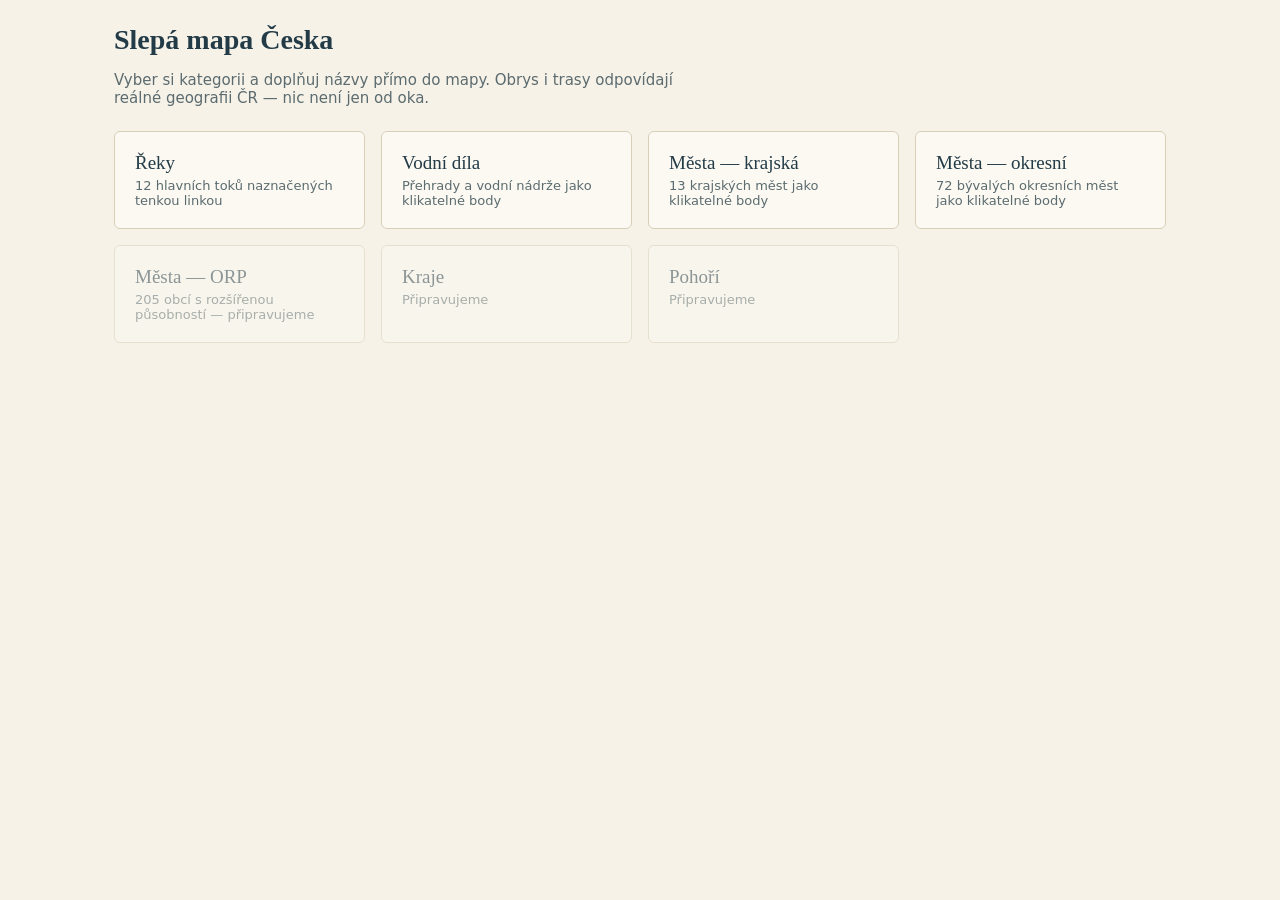
<file: index.html>
<!DOCTYPE html>
<html lang="cs">
<head>
  <meta charset="UTF-8" />
  <meta name="viewport" content="width=device-width, initial-scale=1.0" />
  <title>Slepá mapa Česka</title>
  <link rel="stylesheet" href="css/style.css" />
</head>
<body>
  <div class="wrap">
    <div class="hero">
      <h1>Slepá mapa Česka</h1>
      <p>
        Vyber si kategorii a doplňuj názvy přímo do mapy. Obrys i trasy odpovídají
        reálné geografii ČR — nic není jen od oka.
      </p>
    </div>

    <div class="mode-grid">
      <a class="mode-card" href="map.html?mode=reky">
        <div class="mode-name">Řeky</div>
        <div class="mode-desc">12 hlavních toků naznačených tenkou linkou</div>
      </a>
      <a class="mode-card" href="map.html?mode=vodni-dila">
        <div class="mode-name">Vodní díla</div>
        <div class="mode-desc">Přehrady a vodní nádrže jako klikatelné body</div>
      </a>
      <a class="mode-card" href="map.html?mode=mesta-kraje">
        <div class="mode-name">Města — krajská</div>
        <div class="mode-desc">13 krajských měst jako klikatelné body</div>
      </a>
      <a class="mode-card" href="map.html?mode=mesta-okresy">
        <div class="mode-name">Města — okresní</div>
        <div class="mode-desc">72 bývalých okresních měst jako klikatelné body</div>
      </a>
      <div class="mode-card disabled">
        <div class="mode-name">Města — ORP</div>
        <div class="mode-desc">205 obcí s rozšířenou působností — připravujeme</div>
      </div>
      <div class="mode-card disabled">
        <div class="mode-name">Kraje</div>
        <div class="mode-desc">Připravujeme</div>
      </div>
      <div class="mode-card disabled">
        <div class="mode-name">Pohoří</div>
        <div class="mode-desc">Připravujeme</div>
      </div>
    </div>
  </div>
</body>
</html>
</file>
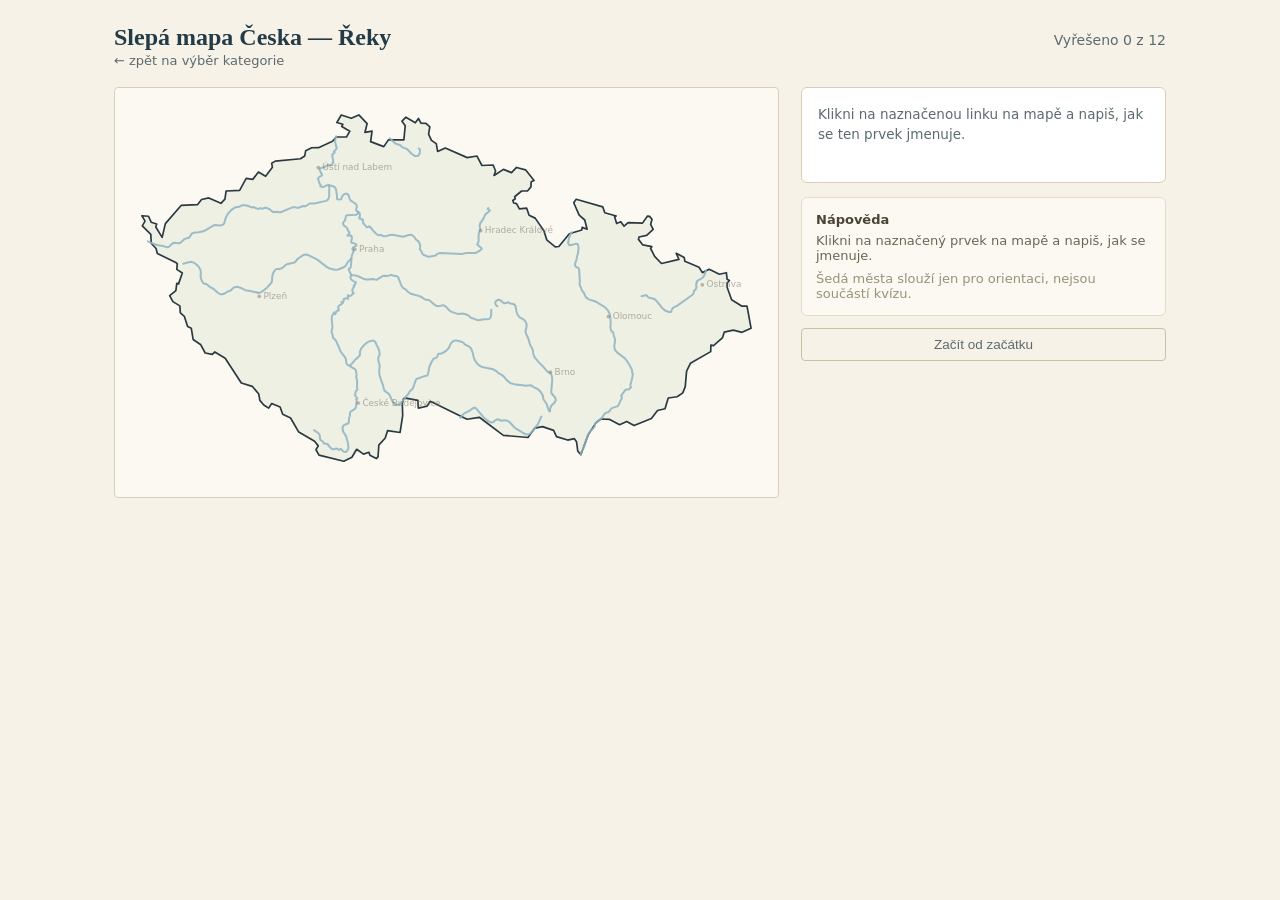
<file: map.html>
<!DOCTYPE html>
<html lang="cs">
<head>
  <meta charset="UTF-8" />
  <meta name="viewport" content="width=device-width, initial-scale=1.0" />
  <title>Slepá mapa Česka</title>
  <link rel="stylesheet" href="css/style.css" />
</head>
<body>
  <div class="wrap" id="app">
    <div class="top-bar">
      <div>
        <h1 id="mode-title">Slepá mapa Česka</h1>
        <a class="back-link" href="index.html">← zpět na výběr kategorie</a>
      </div>
      <div id="score"></div>
    </div>

    <div class="game-layout">
      <div class="map-panel">
        <svg id="map-svg" xmlns="http://www.w3.org/2000/svg"></svg>
      </div>

      <div class="side-panel">
        <div class="panel-card" id="panel"></div>

        <div class="info-card">
          <div class="info-title">Nápověda</div>
          <div>Klikni na naznačený prvek na mapě a napiš, jak se jmenuje.</div>
          <div style="margin-top: 8px; color: #9a917a">
            Šedá města slouží jen pro orientaci, nejsou součástí kvízu.
          </div>
        </div>

        <button id="btn-reset" class="btn-ghost">Začít od začátku</button>
      </div>
    </div>
  </div>

  <script src="js/modes.js"></script>
  <script src="js/map-core.js"></script>
</body>
</html>
</file>
<file: css/style.css>
:root {
  --paper: #f6f2e8;
  --card: #fbf9f2;
  --border: #d8cfb8;
  --border-soft: #e3dcc7;
  --ink: #233b47;
  --muted: #5b6b6f;
  --muted-2: #6b6656;
  --accent: #2b5f57;
  --accent-hover: #204840;
  --amber: #d9a441;
  --amber-hover: #c98a2c;
  --ok: #1f4a37;
  --err: #a13d2c;
}

* {
  box-sizing: border-box;
}

body {
  margin: 0;
  background: var(--paper);
  color: var(--ink);
  font-family: "Iowan Old Style", "Palatino Linotype", Georgia, serif;
}

.wrap {
  max-width: 1100px;
  margin: 0 auto;
  padding: 24px;
}

a {
  color: var(--accent);
}

/* --- Index / menu --- */
.hero h1 {
  font-size: 28px;
  margin: 0 0 6px 0;
}

.hero p {
  color: var(--muted);
  font-family: system-ui, sans-serif;
  font-size: 15px;
  max-width: 60ch;
}

.mode-grid {
  display: grid;
  grid-template-columns: repeat(auto-fill, minmax(220px, 1fr));
  gap: 16px;
  margin-top: 24px;
}

.mode-card {
  display: block;
  background: var(--card);
  border: 1px solid var(--border);
  border-radius: 6px;
  padding: 20px;
  text-decoration: none;
  color: var(--ink);
  transition: border-color 0.15s, transform 0.15s;
}

.mode-card:hover {
  border-color: var(--accent);
  transform: translateY(-2px);
}

.mode-card .mode-name {
  font-size: 19px;
  margin-bottom: 4px;
}

.mode-card .mode-desc {
  font-family: system-ui, sans-serif;
  font-size: 13px;
  color: var(--muted);
}

.mode-card.disabled {
  opacity: 0.5;
  pointer-events: none;
}

/* --- Herní obrazovka --- */
.top-bar {
  display: flex;
  align-items: baseline;
  justify-content: space-between;
  flex-wrap: wrap;
  gap: 8px;
  margin-bottom: 18px;
}

.top-bar h1 {
  font-size: 24px;
  margin: 0;
}

.back-link {
  font-family: system-ui, sans-serif;
  font-size: 13px;
  color: var(--muted);
  text-decoration: none;
}

#score {
  font-family: system-ui, sans-serif;
  font-size: 14px;
  color: var(--muted);
}

.game-layout {
  display: flex;
  gap: 22px;
  flex-wrap: wrap;
}

.map-panel {
  flex: 1 1 560px;
  background: var(--card);
  border: 1px solid var(--border);
  border-radius: 4px;
  padding: 10px;
}

#map-svg {
  width: 100%;
  height: auto;
  display: block;
}

.outline {
  fill: #eef0e4;
  stroke: #2b3a42;
  stroke-width: 2;
  stroke-linejoin: round;
}

.river-line {
  fill: none;
  stroke: #8fb3c2;
  stroke-width: 2.4;
  stroke-linecap: round;
  stroke-linejoin: round;
  opacity: 0.85;
  cursor: pointer;
  transition: stroke 0.15s, stroke-width 0.15s;
}

.river-line:hover {
  stroke: #3e7c93;
  stroke-width: 3.4;
}

.river-line.selected {
  stroke: #b45309;
  stroke-width: 3.4;
}

.river-line.solved {
  stroke: var(--ok);
  opacity: 1;
  cursor: default;
}

.river-hit {
  fill: none;
  stroke: transparent;
  stroke-width: 14;
  cursor: pointer;
}

.point-mark {
  fill: var(--amber);
  stroke: #5b3d12;
  stroke-width: 1;
  cursor: pointer;
  transition: r 0.15s, fill 0.15s;
}

.point-mark:hover {
  fill: var(--amber-hover);
  r: 7.5;
}

.point-mark.selected {
  fill: #b45309;
  r: 7.5;
}

.point-mark.solved {
  fill: var(--ok);
  cursor: default;
}

.cities {
  pointer-events: none;
}

.city-dot {
  fill: #8a8272;
  opacity: 0.55;
}

.city-label {
  font-size: 10.5px;
  fill: #7a7364;
  font-family: system-ui, sans-serif;
  opacity: 0.55;
}

.solved-label {
  font-size: 12px;
  fill: var(--ok);
  font-family: Georgia, serif;
  pointer-events: none;
}

/* --- Panel --- */
.side-panel {
  flex: 1 1 260px;
  min-width: 240px;
  font-family: system-ui, sans-serif;
}

.panel-card {
  background: #fff;
  border: 1px solid var(--border);
  border-radius: 6px;
  padding: 16px;
  margin-bottom: 14px;
  min-height: 96px;
}

.hint {
  font-size: 13.5px;
  color: var(--muted);
  line-height: 1.5;
}

.prompt {
  font-size: 13px;
  color: var(--muted);
  margin-bottom: 8px;
}

#answer-input {
  width: 100%;
  padding: 9px 10px;
  font-size: 14px;
  border: 1px solid #c9c0a6;
  border-radius: 4px;
  outline: none;
  font-family: system-ui, sans-serif;
}

#answer-input.shake {
  border-color: var(--err);
  animation: shake 0.3s;
}

@keyframes shake {
  0%,
  100% {
    transform: translateX(0);
  }
  25% {
    transform: translateX(-4px);
  }
  75% {
    transform: translateX(4px);
  }
}

.btn-row {
  display: flex;
  gap: 8px;
  margin-top: 10px;
}

.btn-primary {
  background: var(--accent);
  color: #fff;
  border: none;
  border-radius: 4px;
  padding: 9px 16px;
  font-size: 13.5px;
  cursor: pointer;
}

.btn-primary:hover {
  background: var(--accent-hover);
}

.btn-ghost {
  background: transparent;
  color: var(--muted);
  border: 1px solid #c9c0a6;
  border-radius: 4px;
  padding: 8px 14px;
  font-size: 13.5px;
  cursor: pointer;
}

.btn-link {
  display: inline-block;
  margin-top: 8px;
  background: transparent;
  border: none;
  color: #9a8f78;
  font-size: 12px;
  cursor: pointer;
  padding: 0;
  text-decoration: underline;
}

.feedback {
  margin-top: 10px;
  font-size: 13px;
}

.feedback.ok {
  color: var(--ok);
}

.feedback.err {
  color: var(--err);
}

.done-title {
  font-size: 16px;
  color: var(--ok);
  font-weight: 600;
  margin-bottom: 6px;
}

.done-sub {
  font-size: 13.5px;
  color: var(--muted);
  margin-bottom: 12px;
}

.info-card {
  background: var(--card);
  border: 1px solid var(--border-soft);
  border-radius: 6px;
  padding: 14px;
  font-size: 13px;
  color: var(--muted-2);
}

.info-card .info-title {
  margin-bottom: 6px;
  font-weight: 600;
  color: #4a4436;
}

#btn-reset {
  width: 100%;
  margin-top: 12px;
  text-align: center;
}

.error {
  font-family: system-ui, sans-serif;
  color: var(--err);
}
</file>
